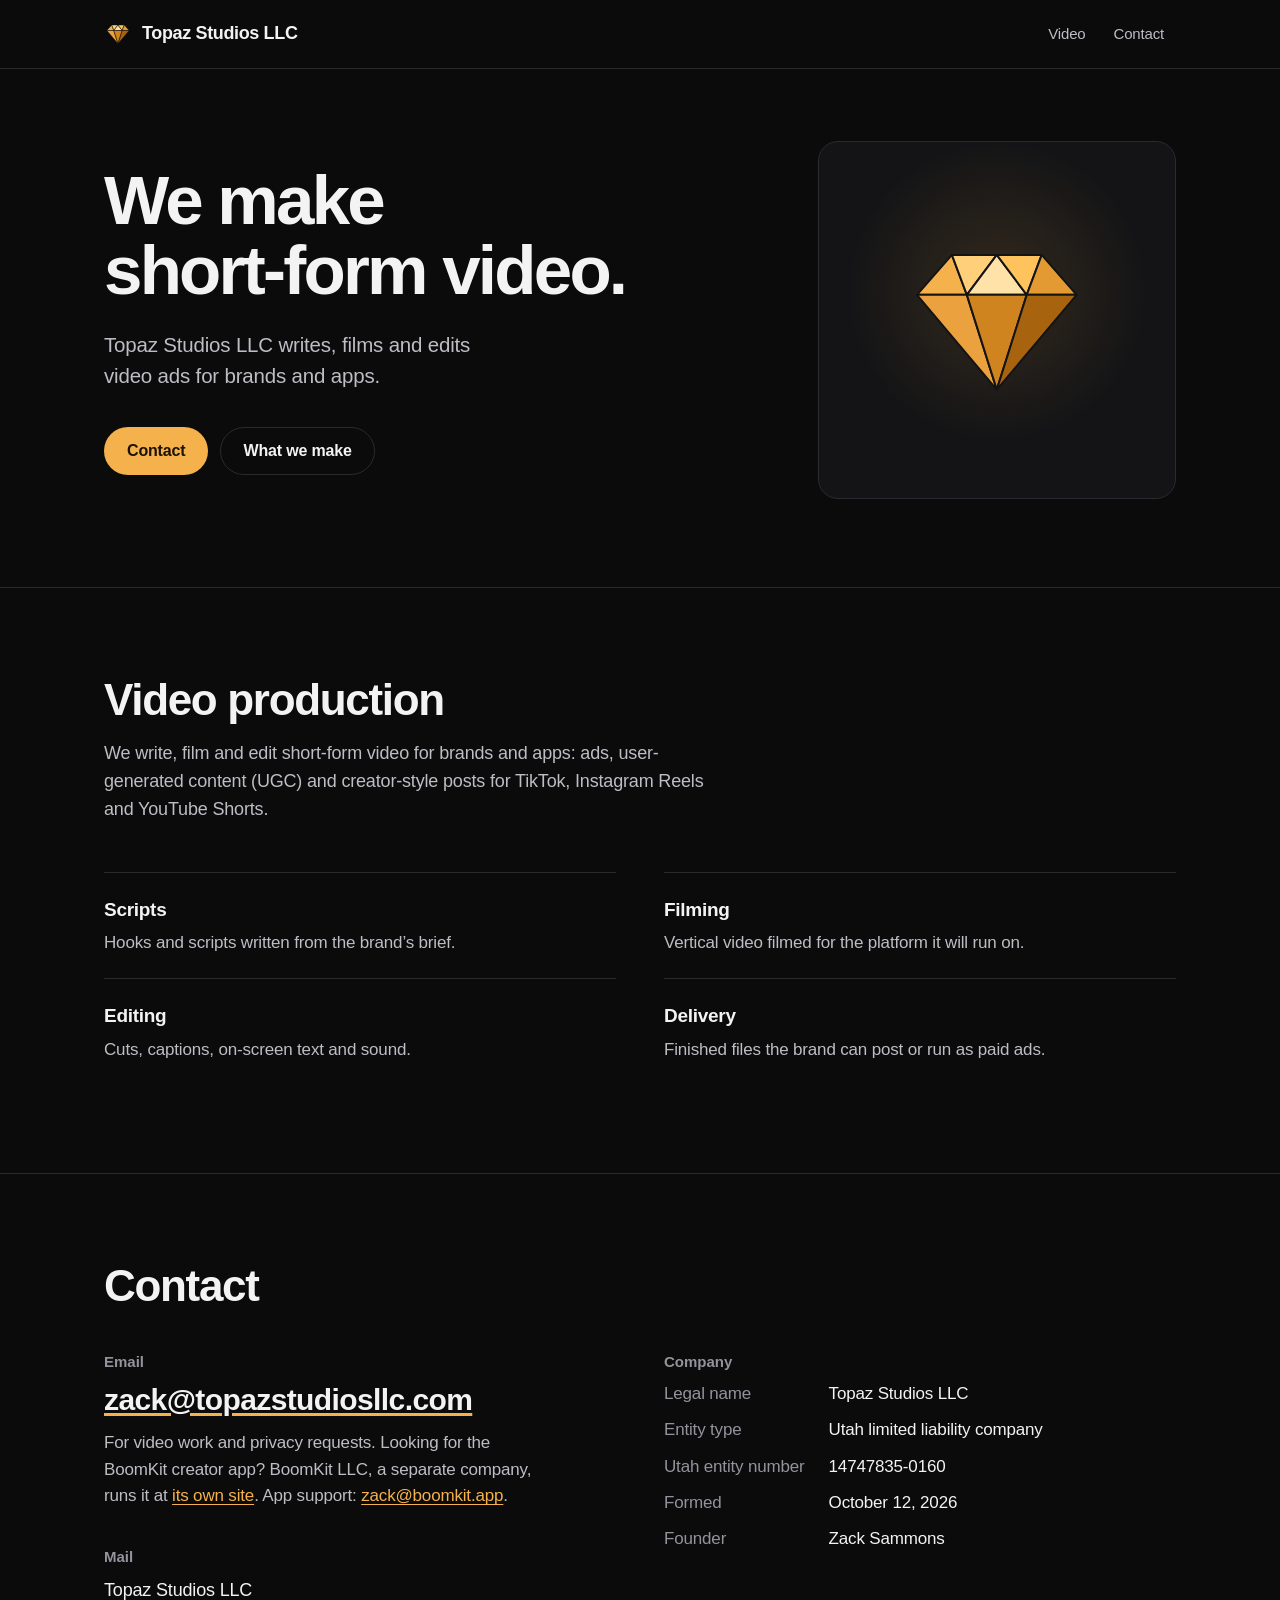
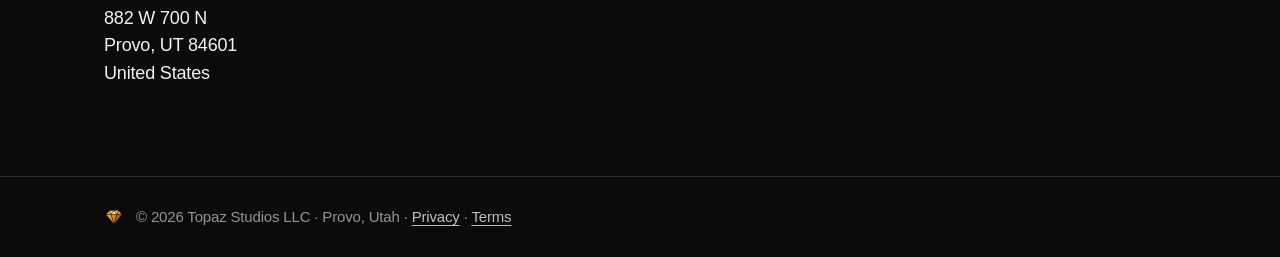
<file: index.html>
<!doctype html>
<html lang="en">
<head>
  <meta charset="utf-8">
  <meta name="viewport" content="width=device-width, initial-scale=1, viewport-fit=cover">
  <title>Topaz Studios LLC: short-form video production</title>
  <meta name="description" content="Topaz Studios LLC is a content and video production company in Provo, Utah. We make short-form video ads for brands and apps.">
  <meta name="theme-color" content="#0b0b0c">
  <meta name="color-scheme" content="dark">
  <link rel="canonical" href="https://topazstudiosllc.com/">
  <link rel="icon" href="/favicon.svg" type="image/svg+xml">
  <link rel="apple-touch-icon" href="/apple-touch-icon.png">
  <meta property="og:type" content="website">
  <meta property="og:site_name" content="Topaz Studios LLC">
  <meta property="og:title" content="Topaz Studios LLC">
  <meta property="og:description" content="Short-form video ads for brands and apps, made in Provo, Utah.">
  <meta property="og:url" content="https://topazstudiosllc.com/">
  <link rel="stylesheet" href="/assets/site.css">
  <script type="application/ld+json">
  {
    "@context": "https://schema.org",
    "@type": "Organization",
    "name": "Topaz Studios LLC",
    "legalName": "Topaz Studios LLC",
    "url": "https://topazstudiosllc.com/",
    "logo": "https://topazstudiosllc.com/apple-touch-icon.png",
    "email": "zack@topazstudiosllc.com",
    "foundingDate": "2026-10-12",
    "founder": { "@type": "Person", "name": "Zack Sammons" },
    "address": {
      "@type": "PostalAddress",
      "streetAddress": "882 W 700 N",
      "addressLocality": "Provo",
      "addressRegion": "UT",
      "postalCode": "84601",
      "addressCountry": "US"
    }
  }
  </script>
</head>
<body>
  <a class="skip" href="#main">Skip to content</a>

  <header class="site-header">
    <div class="wrap">
      <a class="brand" href="/" translate="no">
        <svg viewBox="0 0 40 40" aria-hidden="true" focusable="false"><g stroke="#0b0b0c" stroke-width="0.75" stroke-linejoin="round"><path fill="#f5b14c" d="M4 15 11 7 14 15Z"/><path fill="#ffcf7a" d="M11 7H20L14 15Z"/><path fill="#ffe2a8" d="M20 7 26 15H14Z"/><path fill="#ffc35e" d="M20 7H29L26 15Z"/><path fill="#e39a33" d="M29 7 36 15H26Z"/><path fill="#eba13d" d="M4 15H14L20 34Z"/><path fill="#d0841f" d="M14 15H26L20 34Z"/><path fill="#a8630f" d="M26 15H36L20 34Z"/></g></svg>
        <span>Topaz Studios LLC</span>
      </a>
      <nav aria-label="Main">
        <ul class="nav">
          <li class="nav-extra"><a href="#video">Video</a></li>
          <li><a href="#contact">Contact</a></li>
        </ul>
      </nav>
    </div>
  </header>

  <main id="main">
    <section class="hero" aria-labelledby="hero-title">
      <div class="wrap">
        <div>
          <h1 id="hero-title">We make <span class="nowrap">short-form</span> video.</h1>
          <p class="lede">Topaz Studios LLC writes, films and edits video ads for brands and apps.</p>
          <div class="actions">
            <a class="btn btn-primary" href="#contact">Contact</a>
            <a class="btn btn-quiet" href="#video">What we make</a>
          </div>
        </div>
        <div class="gem-stage" aria-hidden="true">
          <svg viewBox="0 0 40 40" focusable="false"><g stroke="#141416" stroke-width="0.4" stroke-linejoin="round"><path fill="#f5b14c" d="M4 15 11 7 14 15Z"/><path fill="#ffcf7a" d="M11 7H20L14 15Z"/><path fill="#ffe2a8" d="M20 7 26 15H14Z"/><path fill="#ffc35e" d="M20 7H29L26 15Z"/><path fill="#e39a33" d="M29 7 36 15H26Z"/><path fill="#eba13d" d="M4 15H14L20 34Z"/><path fill="#d0841f" d="M14 15H26L20 34Z"/><path fill="#a8630f" d="M26 15H36L20 34Z"/></g></svg>
        </div>
      </div>
    </section>

    <section class="section" id="video" aria-labelledby="video-title">
      <div class="wrap">
        <h2 id="video-title">Video production</h2>
        <p class="intro">We write, film and edit short-form video for brands and apps: ads, user-generated content (UGC) and creator-style posts for TikTok, Instagram Reels and YouTube Shorts.</p>
        <ul class="services">
          <li>
            <h3>Scripts</h3>
            <p>Hooks and scripts written from the brand’s brief.</p>
          </li>
          <li>
            <h3>Filming</h3>
            <p>Vertical video filmed for the platform it will run on.</p>
          </li>
          <li>
            <h3>Editing</h3>
            <p>Cuts, captions, on-screen text and sound.</p>
          </li>
          <li>
            <h3>Delivery</h3>
            <p>Finished files the brand can post or run as paid ads.</p>
          </li>
        </ul>
      </div>
    </section>


    <section class="section" id="contact" aria-labelledby="contact-title">
      <div class="wrap">
        <h2 id="contact-title">Contact</h2>
        <div class="contact-grid">
          <div>
            <h3>Email</h3>
            <p class="contact-big"><a href="mailto:zack@topazstudiosllc.com">zack@topazstudiosllc.com</a></p>
            <p class="contact-note">For video work and privacy requests. Looking for the BoomKit creator app? BoomKit LLC, a separate company, runs it at <a href="https://zack1sammons-rgb.github.io/boomkit-site/">its own site</a>. App support: <a href="mailto:zack@boomkit.app">zack@boomkit.app</a>.</p>

            <h3 class="contact-gap">Mail</h3>
            <address class="contact-address">
              Topaz Studios LLC<br>
              882 W 700 N<br>
              Provo, UT 84601<br>
              United States
            </address>
          </div>
          <div>
            <h3>Company</h3>
            <dl class="facts">
              <dt>Legal name</dt>
              <dd translate="no">Topaz Studios LLC</dd>
              <dt>Entity type</dt>
              <dd>Utah limited liability company</dd>
              <dt>Utah entity number</dt>
              <dd>14747835-0160</dd>
              <dt>Formed</dt>
              <dd>October 12, 2026</dd>
              <dt>Founder</dt>
              <dd>Zack Sammons</dd>
            </dl>
          </div>
        </div>
      </div>
    </section>
  </main>

  <footer class="site-footer">
    <div class="wrap">
      <svg viewBox="0 0 40 40" aria-hidden="true" focusable="false"><g stroke="#0b0b0c" stroke-width="0.75" stroke-linejoin="round"><path fill="#f5b14c" d="M4 15 11 7 14 15Z"/><path fill="#ffcf7a" d="M11 7H20L14 15Z"/><path fill="#ffe2a8" d="M20 7 26 15H14Z"/><path fill="#ffc35e" d="M20 7H29L26 15Z"/><path fill="#e39a33" d="M29 7 36 15H26Z"/><path fill="#eba13d" d="M4 15H14L20 34Z"/><path fill="#d0841f" d="M14 15H26L20 34Z"/><path fill="#a8630f" d="M26 15H36L20 34Z"/></g></svg>
      <p><span class="nowrap">© 2026 <span translate="no">Topaz Studios LLC</span></span> <span class="nowrap">· Provo, Utah</span> <span class="nowrap">· <a href="/privacy/">Privacy</a> · <a href="/terms/">Terms</a></span></p>
    </div>
  </footer>
</body>
</html>
</file>
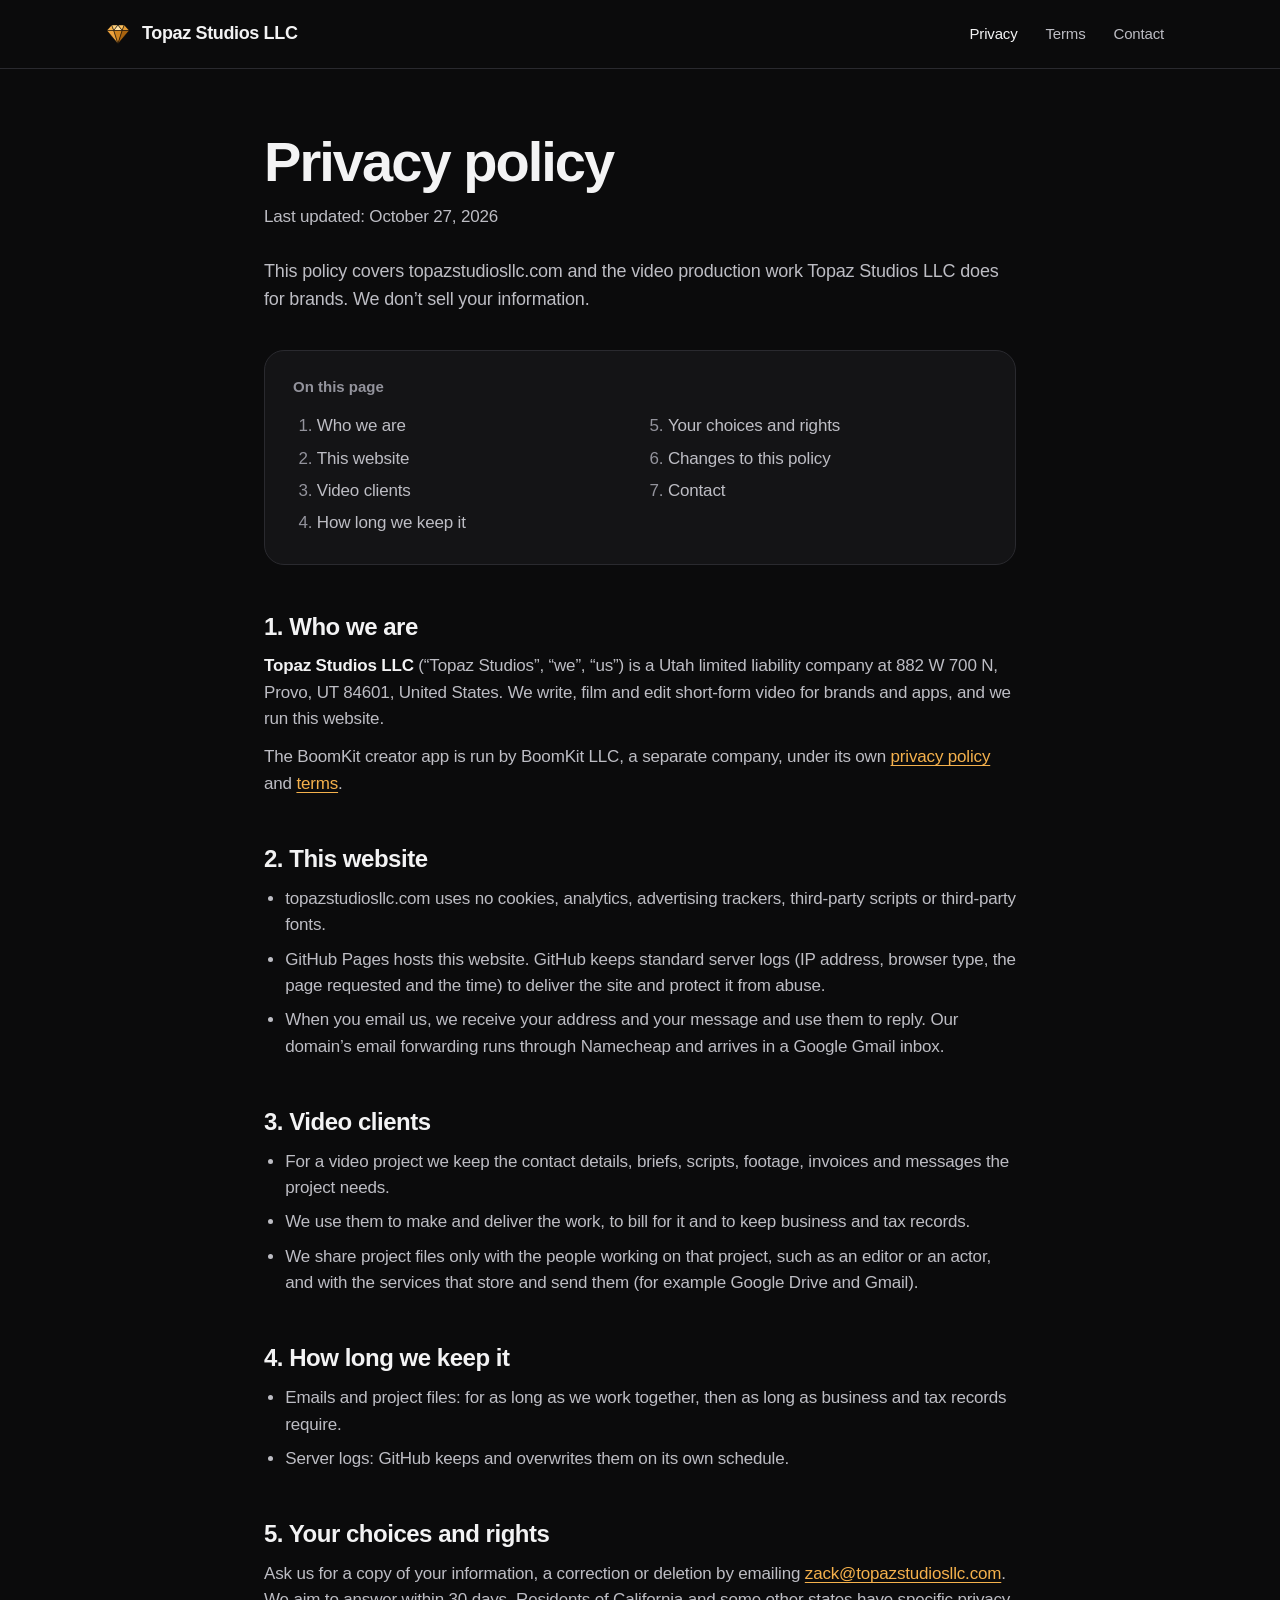
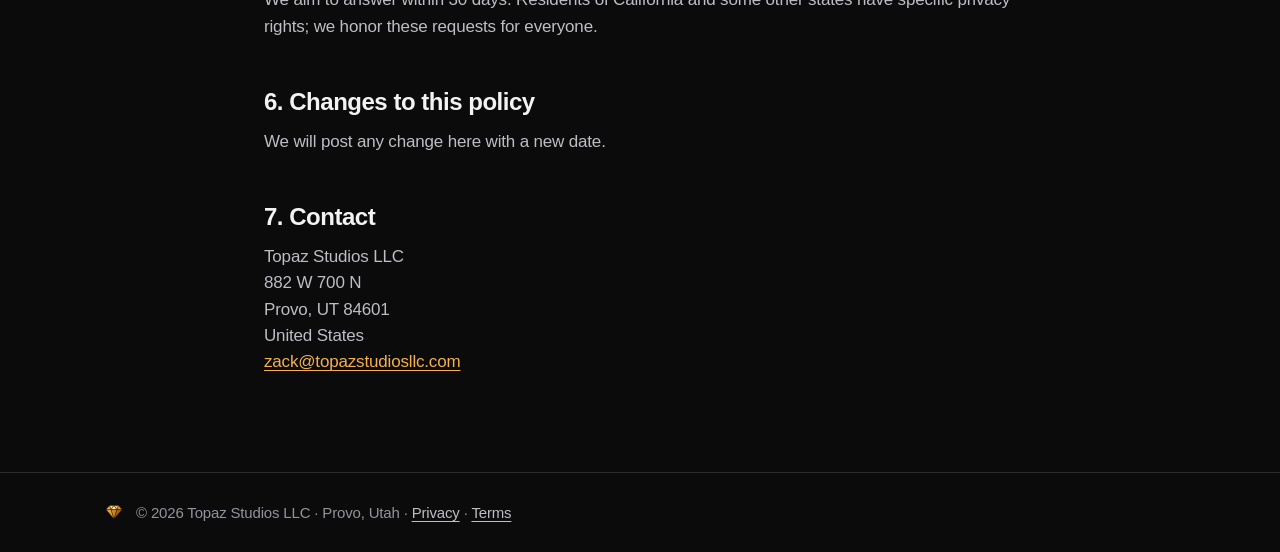
<file: privacy/index.html>
<!doctype html>
<!--
  LAWYER REVIEW: a lawyer should review this privacy policy before anyone relies on it.
  Rewritten 2026-10-27 to cover only Topaz Studios LLC's website and video work. The BoomKit app moved to BoomKit LLC,
  whose policy lives at https://zack1sammons-rgb.github.io/boomkit-site/privacy/ (Canvas/site/boomkit/).
-->
<html lang="en">
<head>
  <meta charset="utf-8">
  <meta name="viewport" content="width=device-width, initial-scale=1, viewport-fit=cover">
  <title>Privacy policy: Topaz Studios LLC</title>
  <meta name="description" content="How Topaz Studios LLC handles information on topazstudiosllc.com and in its video production work.">
  <meta name="theme-color" content="#0b0b0c">
  <meta name="color-scheme" content="dark">
  <link rel="canonical" href="https://topazstudiosllc.com/privacy/">
  <link rel="icon" href="/favicon.svg" type="image/svg+xml">
  <link rel="apple-touch-icon" href="/apple-touch-icon.png">
  <link rel="stylesheet" href="/assets/site.css">
</head>
<body>
  <a class="skip" href="#main">Skip to content</a>

  <header class="site-header">
    <div class="wrap">
      <a class="brand" href="/" translate="no">
        <svg viewBox="0 0 40 40" aria-hidden="true" focusable="false"><g stroke="#0b0b0c" stroke-width="0.75" stroke-linejoin="round"><path fill="#f5b14c" d="M4 15 11 7 14 15Z"/><path fill="#ffcf7a" d="M11 7H20L14 15Z"/><path fill="#ffe2a8" d="M20 7 26 15H14Z"/><path fill="#ffc35e" d="M20 7H29L26 15Z"/><path fill="#e39a33" d="M29 7 36 15H26Z"/><path fill="#eba13d" d="M4 15H14L20 34Z"/><path fill="#d0841f" d="M14 15H26L20 34Z"/><path fill="#a8630f" d="M26 15H36L20 34Z"/></g></svg>
        <span>Topaz Studios LLC</span>
      </a>
      <nav aria-label="Main">
        <ul class="nav">
          <li class="nav-extra"><a href="/privacy/" aria-current="page">Privacy</a></li>
          <li class="nav-extra"><a href="/terms/">Terms</a></li>
          <li><a href="/#contact">Contact</a></li>
        </ul>
      </nav>
    </div>
  </header>

  <main id="main" class="legal">
    <div class="wrap">
      <h1>Privacy policy</h1>
      <p class="effective">Last updated: October 27, 2026</p>
      <p class="summary">This policy covers topazstudiosllc.com and the video production work Topaz Studios LLC does for brands. We don’t sell your information.</p>

      <nav class="toc" aria-labelledby="toc-title">
        <h2 id="toc-title">On this page</h2>
        <ol>
          <li><a href="#who">Who we are</a></li>
          <li><a href="#website">This website</a></li>
          <li><a href="#clients">Video clients</a></li>
          <li><a href="#retention">How long we keep it</a></li>
          <li><a href="#rights">Your choices and rights</a></li>
          <li><a href="#changes">Changes to this policy</a></li>
          <li><a href="#contact">Contact</a></li>
        </ol>
      </nav>

      <section id="who" aria-labelledby="who-title">
        <h2 id="who-title">1. Who we are</h2>
        <p><strong translate="no">Topaz Studios LLC</strong> (“Topaz Studios”, “we”, “us”) is a Utah limited liability company at 882 W 700 N, Provo, UT 84601, United States. We write, film and edit short-form video for brands and apps, and we run this website.</p>
        <p>The BoomKit creator app is run by BoomKit LLC, a separate company, under its own <a href="https://zack1sammons-rgb.github.io/boomkit-site/privacy/">privacy policy</a> and <a href="https://zack1sammons-rgb.github.io/boomkit-site/terms/">terms</a>.</p>
      </section>

      <section id="website" aria-labelledby="website-title">
        <h2 id="website-title">2. This website</h2>
        <ul>
          <li>topazstudiosllc.com uses no cookies, analytics, advertising trackers, third-party scripts or third-party fonts.</li>
          <li>GitHub Pages hosts this website. GitHub keeps standard server logs (IP address, browser type, the page requested and the time) to deliver the site and protect it from abuse.</li>
          <li>When you email us, we receive your address and your message and use them to reply. Our domain’s email forwarding runs through Namecheap and arrives in a Google Gmail inbox.</li>
        </ul>
      </section>

      <section id="clients" aria-labelledby="clients-title">
        <h2 id="clients-title">3. Video clients</h2>
        <ul>
          <li>For a video project we keep the contact details, briefs, scripts, footage, invoices and messages the project needs.</li>
          <li>We use them to make and deliver the work, to bill for it and to keep business and tax records.</li>
          <li>We share project files only with the people working on that project, such as an editor or an actor, and with the services that store and send them (for example Google Drive and Gmail).</li>
        </ul>
      </section>

      <section id="retention" aria-labelledby="retention-title">
        <h2 id="retention-title">4. How long we keep it</h2>
        <ul>
          <li>Emails and project files: for as long as we work together, then as long as business and tax records require.</li>
          <li>Server logs: GitHub keeps and overwrites them on its own schedule.</li>
        </ul>
      </section>

      <section id="rights" aria-labelledby="rights-title">
        <h2 id="rights-title">5. Your choices and rights</h2>
        <p>Ask us for a copy of your information, a correction or deletion by emailing <a href="mailto:zack@topazstudiosllc.com">zack@topazstudiosllc.com</a>. We aim to answer within 30 days. Residents of California and some other states have specific privacy rights; we honor these requests for everyone.</p>
      </section>

      <section id="changes" aria-labelledby="changes-title">
        <h2 id="changes-title">6. Changes to this policy</h2>
        <p>We will post any change here with a new date.</p>
      </section>

      <section id="contact" aria-labelledby="contact-title">
        <h2 id="contact-title">7. Contact</h2>
        <p><span translate="no">Topaz Studios LLC</span><br>882 W 700 N<br>Provo, UT 84601<br>United States<br><a href="mailto:zack@topazstudiosllc.com">zack@topazstudiosllc.com</a></p>
      </section>
    </div>
  </main>

  <footer class="site-footer">
    <div class="wrap">
      <svg viewBox="0 0 40 40" aria-hidden="true" focusable="false"><g stroke="#0b0b0c" stroke-width="0.75" stroke-linejoin="round"><path fill="#f5b14c" d="M4 15 11 7 14 15Z"/><path fill="#ffcf7a" d="M11 7H20L14 15Z"/><path fill="#ffe2a8" d="M20 7 26 15H14Z"/><path fill="#ffc35e" d="M20 7H29L26 15Z"/><path fill="#e39a33" d="M29 7 36 15H26Z"/><path fill="#eba13d" d="M4 15H14L20 34Z"/><path fill="#d0841f" d="M14 15H26L20 34Z"/><path fill="#a8630f" d="M26 15H36L20 34Z"/></g></svg>
      <p><span class="nowrap">© 2026 <span translate="no">Topaz Studios LLC</span></span> <span class="nowrap">· Provo, Utah</span> <span class="nowrap">· <a href="/privacy/" aria-current="page">Privacy</a> · <a href="/terms/">Terms</a></span></p>
    </div>
  </footer>
</body>
</html>
</file>
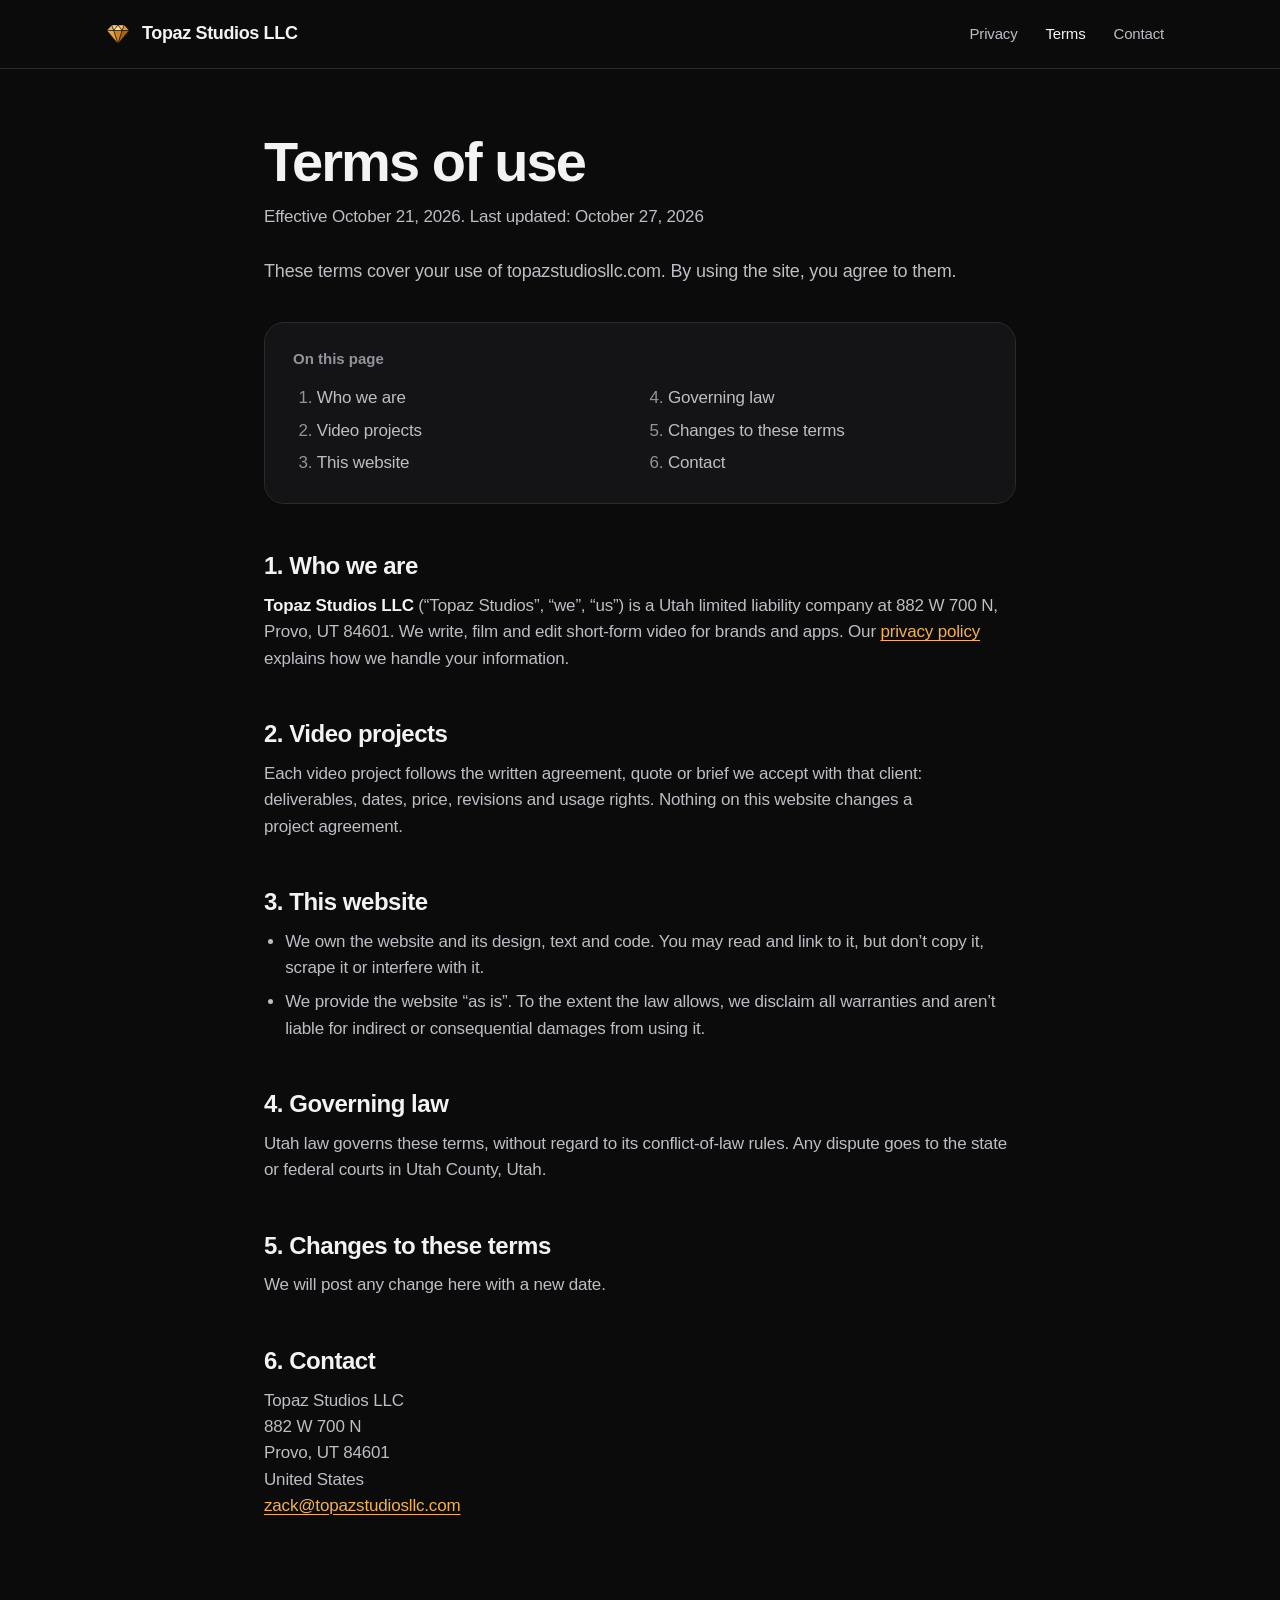
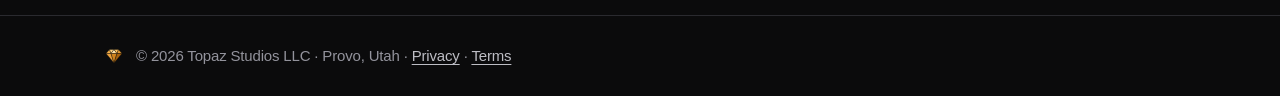
<file: terms/index.html>
<!doctype html>
<!--
  LAWYER REVIEW: a lawyer should review these terms before anyone relies on them.
  Rewritten 2026-10-27 to cover only this website; video clients sign a project agreement. The BoomKit app moved to
  BoomKit LLC, whose terms live at https://zack1sammons-rgb.github.io/boomkit-site/terms/ (Canvas/site/boomkit/).
-->
<html lang="en">
<head>
  <meta charset="utf-8">
  <meta name="viewport" content="width=device-width, initial-scale=1, viewport-fit=cover">
  <title>Terms of use: Topaz Studios LLC</title>
  <meta name="description" content="Terms of use for topazstudiosllc.com from Topaz Studios LLC.">
  <meta name="theme-color" content="#0b0b0c">
  <meta name="color-scheme" content="dark">
  <link rel="canonical" href="https://topazstudiosllc.com/terms/">
  <link rel="icon" href="/favicon.svg" type="image/svg+xml">
  <link rel="apple-touch-icon" href="/apple-touch-icon.png">
  <link rel="stylesheet" href="/assets/site.css">
</head>
<body>
  <a class="skip" href="#main">Skip to content</a>

  <header class="site-header">
    <div class="wrap">
      <a class="brand" href="/" translate="no">
        <svg viewBox="0 0 40 40" aria-hidden="true" focusable="false"><g stroke="#0b0b0c" stroke-width="0.75" stroke-linejoin="round"><path fill="#f5b14c" d="M4 15 11 7 14 15Z"/><path fill="#ffcf7a" d="M11 7H20L14 15Z"/><path fill="#ffe2a8" d="M20 7 26 15H14Z"/><path fill="#ffc35e" d="M20 7H29L26 15Z"/><path fill="#e39a33" d="M29 7 36 15H26Z"/><path fill="#eba13d" d="M4 15H14L20 34Z"/><path fill="#d0841f" d="M14 15H26L20 34Z"/><path fill="#a8630f" d="M26 15H36L20 34Z"/></g></svg>
        <span>Topaz Studios LLC</span>
      </a>
      <nav aria-label="Main">
        <ul class="nav">
          <li class="nav-extra"><a href="/privacy/">Privacy</a></li>
          <li class="nav-extra"><a href="/terms/" aria-current="page">Terms</a></li>
          <li><a href="/#contact">Contact</a></li>
        </ul>
      </nav>
    </div>
  </header>

  <main id="main" class="legal">
    <div class="wrap">
      <h1>Terms of use</h1>
      <p class="effective">Effective October 21, 2026. Last updated: October 27, 2026</p>
      <p class="summary">These terms cover your use of topazstudiosllc.com. By using the site, you agree to them.</p>

      <nav class="toc" aria-labelledby="toc-title">
        <h2 id="toc-title">On this page</h2>
        <ol>
          <li><a href="#who">Who we are</a></li>
          <li><a href="#projects">Video projects</a></li>
          <li><a href="#site">This website</a></li>
          <li><a href="#law">Governing law</a></li>
          <li><a href="#changes">Changes to these terms</a></li>
          <li><a href="#contact">Contact</a></li>
        </ol>
      </nav>

      <section id="who" aria-labelledby="who-title">
        <h2 id="who-title">1. Who we are</h2>
        <p><strong translate="no">Topaz Studios LLC</strong> (“Topaz Studios”, “we”, “us”) is a Utah limited liability company at 882 W 700 N, Provo, UT 84601. We write, film and edit short-form video for brands and apps. Our <a href="/privacy/">privacy policy</a> explains how we handle your information.</p>
      </section>

      <section id="projects" aria-labelledby="projects-title">
        <h2 id="projects-title">2. Video projects</h2>
        <p>Each video project follows the written agreement, quote or brief we accept with that client: deliverables, dates, price, revisions and usage rights. Nothing on this website changes a project agreement.</p>
      </section>

      <section id="site" aria-labelledby="site-title">
        <h2 id="site-title">3. This website</h2>
        <ul>
          <li>We own the website and its design, text and code. You may read and link to it, but don’t copy it, scrape it or interfere with it.</li>
          <li>We provide the website “as is”. To the extent the law allows, we disclaim all warranties and aren’t liable for indirect or consequential damages from using it.</li>
        </ul>
      </section>

      <section id="law" aria-labelledby="law-title">
        <h2 id="law-title">4. Governing law</h2>
        <p>Utah law governs these terms, without regard to its conflict-of-law rules. Any dispute goes to the state or federal courts in Utah County, Utah.</p>
      </section>

      <section id="changes" aria-labelledby="changes-title">
        <h2 id="changes-title">5. Changes to these terms</h2>
        <p>We will post any change here with a new date.</p>
      </section>

      <section id="contact" aria-labelledby="contact-title">
        <h2 id="contact-title">6. Contact</h2>
        <p><span translate="no">Topaz Studios LLC</span><br>882 W 700 N<br>Provo, UT 84601<br>United States<br><a href="mailto:zack@topazstudiosllc.com">zack@topazstudiosllc.com</a></p>
      </section>
    </div>
  </main>

  <footer class="site-footer">
    <div class="wrap">
      <svg viewBox="0 0 40 40" aria-hidden="true" focusable="false"><g stroke="#0b0b0c" stroke-width="0.75" stroke-linejoin="round"><path fill="#f5b14c" d="M4 15 11 7 14 15Z"/><path fill="#ffcf7a" d="M11 7H20L14 15Z"/><path fill="#ffe2a8" d="M20 7 26 15H14Z"/><path fill="#ffc35e" d="M20 7H29L26 15Z"/><path fill="#e39a33" d="M29 7 36 15H26Z"/><path fill="#eba13d" d="M4 15H14L20 34Z"/><path fill="#d0841f" d="M14 15H26L20 34Z"/><path fill="#a8630f" d="M26 15H36L20 34Z"/></g></svg>
      <p><span class="nowrap">© 2026 <span translate="no">Topaz Studios LLC</span></span> <span class="nowrap">· Provo, Utah</span> <span class="nowrap">· <a href="/privacy/">Privacy</a> · <a href="/terms/" aria-current="page">Terms</a></span></p>
    </div>
  </footer>
</body>
</html>
</file>
<file: assets/site.css>
/* Topaz Studios LLC. One stylesheet for every page. Dark only, by brand direction (near-black ground, topaz accent). */

:root {
  color-scheme: dark;

  --bg: #0b0b0c;
  --surface: #141416;
  --surface-2: #1b1b1e;
  --line: #2a2a2f;
  --ink: #f3f3f4;
  --ink-2: #bdbdc4;
  --mute: #93939c;
  --topaz: #f5b14c;
  --topaz-hover: #ffc56e;
  --topaz-ink: #1d1305;

  --font: -apple-system, BlinkMacSystemFont, "SF Pro Text", "Segoe UI", Roboto, "Helvetica Neue", Arial, sans-serif;
  --font-display: -apple-system, BlinkMacSystemFont, "SF Pro Display", "Segoe UI", Roboto, "Helvetica Neue", Arial, sans-serif;

  /* Motion tokens, from the animate skill */
  --ease-out: cubic-bezier(0.23, 1, 0.32, 1);

  /* Radius system: controls are pills, panels are 20px */
  --r-panel: 20px;
  --r-pill: 999px;

  --gutter: max(16px, env(safe-area-inset-left, 0px));
  --gutter-r: max(16px, env(safe-area-inset-right, 0px));
}

*,
*::before,
*::after { box-sizing: border-box; }

html {
  -webkit-text-size-adjust: 100%;
  -webkit-tap-highlight-color: transparent;
  background: var(--bg);
}

@media (prefers-reduced-motion: no-preference) {
  html { scroll-behavior: smooth; }
}

body {
  margin: 0;
  background: var(--bg);
  color: var(--ink);
  font-family: var(--font);
  font-size: 17px;
  line-height: 1.55;
  letter-spacing: -0.01em;
  -webkit-font-smoothing: antialiased;
  -moz-osx-font-smoothing: grayscale;
  overflow-wrap: break-word;
}

h1, h2, h3 {
  font-family: var(--font-display);
  color: var(--ink);
  text-wrap: balance;
  margin: 0;
}

p { margin: 0; text-wrap: pretty; }

img, svg { display: block; max-width: 100%; }

a { color: var(--topaz); text-decoration-thickness: 1px; text-underline-offset: 3px; }

a,
button {
  touch-action: manipulation;
  transition: color 150ms ease, background-color 150ms ease, border-color 150ms ease;
}

:focus-visible {
  outline: 2px solid var(--topaz);
  outline-offset: 3px;
  border-radius: 6px;
}

[id] { scroll-margin-top: 24px; }

.skip {
  position: absolute;
  left: 16px;
  top: -100px;
  z-index: 10;
  background: var(--topaz);
  color: var(--topaz-ink);
  padding: 10px 16px;
  border-radius: var(--r-pill);
  font-weight: 600;
  text-decoration: none;
}
.skip:focus { top: 12px; }

.wrap {
  width: 100%;
  max-width: 1120px;
  margin: 0 auto;
  padding-left: max(24px, var(--gutter));
  padding-right: max(24px, var(--gutter-r));
}

.nowrap { white-space: nowrap; }

/* Header */

.site-header {
  padding-top: env(safe-area-inset-top, 0px);
  border-bottom: 1px solid var(--line);
}
.site-header .wrap {
  display: flex;
  align-items: center;
  justify-content: space-between;
  gap: 16px;
  min-height: 68px;
}

.brand {
  display: inline-flex;
  align-items: center;
  gap: 10px;
  color: var(--ink);
  text-decoration: none;
  font-family: var(--font-display);
  font-weight: 700;
  font-size: 18px;
  letter-spacing: -0.02em;
  min-width: 0;
  -webkit-user-select: none;
  user-select: none;
}
.brand svg { width: 28px; height: 28px; flex: none; }

.nav {
  display: flex;
  align-items: center;
  gap: 4px;
  margin: 0;
  padding: 0;
  list-style: none;
}
.nav a {
  display: inline-flex;
  align-items: center;
  min-height: 44px;
  padding: 0 12px;
  border-radius: var(--r-pill);
  color: var(--ink-2);
  text-decoration: none;
  font-size: 15px;
  font-weight: 500;
  -webkit-user-select: none;
  user-select: none;
}
.nav a[aria-current="page"] { color: var(--ink); }

/* Buttons */

.btn {
  display: inline-flex;
  align-items: center;
  justify-content: center;
  gap: 8px;
  min-height: 48px;
  padding: 0 22px;
  border-radius: var(--r-pill);
  border: 1px solid transparent;
  font-family: var(--font);
  font-size: 16px;
  font-weight: 600;
  letter-spacing: -0.01em;
  text-decoration: none;
  white-space: nowrap;
  -webkit-user-select: none;
  user-select: none;
  transition: background-color 150ms ease, border-color 150ms ease, color 150ms ease, transform 160ms var(--ease-out);
}
/* Press feedback: quick on the way down, a little slower on release (asymmetric, per review-animations) */
.btn:active { transform: scale(0.97); transition-duration: 100ms; }
.nav a:active { color: var(--ink); background: var(--surface-2); }
a:where(:not(.btn, .brand, .skip)):active { color: var(--topaz-hover); }

.btn-primary { background: var(--topaz); color: var(--topaz-ink); }
.btn-quiet { background: transparent; color: var(--ink); border-color: var(--line); }

@media (hover: hover) and (pointer: fine) {
  a:hover { color: var(--topaz-hover); }
  .nav a:hover { color: var(--ink); background: var(--surface-2); }
  .btn-primary:hover { background: var(--topaz-hover); color: var(--topaz-ink); }
  .btn-quiet:hover { border-color: var(--mute); color: var(--ink); }
  .brand:hover { color: var(--ink); }
}

@media (prefers-reduced-motion: reduce) {
  .btn:active { transform: none; }
}

/* Home: hero */

.hero { padding: 72px 0 88px; }
.hero .wrap {
  display: grid;
  grid-template-columns: minmax(0, 1.3fr) minmax(0, 0.7fr);
  align-items: center;
  gap: 48px;
}
.hero h1 {
  font-size: clamp(40px, 5.4vw, 72px);
  line-height: 1.02;
  letter-spacing: -0.04em;
  font-weight: 700;
}
.hero .lede {
  margin-top: 24px;
  max-width: 34ch;
  font-size: clamp(18px, 1.6vw, 21px);
  line-height: 1.5;
  color: var(--ink-2);
}
.hero .actions { margin-top: 36px; display: flex; flex-wrap: wrap; gap: 12px; }

.gem-stage {
  position: relative;
  aspect-ratio: 1 / 1;
  border-radius: var(--r-panel);
  background:
    radial-gradient(60% 60% at 50% 42%, rgba(245, 177, 76, 0.14), rgba(245, 177, 76, 0) 70%),
    var(--surface);
  border: 1px solid var(--line);
  display: grid;
  place-items: center;
}
.gem-stage svg { width: 56%; height: auto; }

/* Home: sections */

.section { padding: 88px 0; border-top: 1px solid var(--line); }
.section h2 {
  font-size: clamp(30px, 3.6vw, 44px);
  line-height: 1.08;
  letter-spacing: -0.03em;
  font-weight: 700;
}
.section .intro { margin-top: 16px; max-width: 62ch; color: var(--ink-2); font-size: 18px; }

.services {
  margin: 48px 0 0;
  padding: 0;
  list-style: none;
  display: grid;
  grid-template-columns: repeat(2, minmax(0, 1fr));
  gap: 0 48px;
}
.services li { padding: 22px 0; border-top: 1px solid var(--line); }
.services h3 { font-size: 19px; letter-spacing: -0.015em; font-weight: 600; }
.services p { margin-top: 6px; color: var(--ink-2); }

.product {
  display: grid;
  grid-template-columns: auto minmax(0, 1fr);
  gap: 40px;
  align-items: start;
  padding: 40px;
  border-radius: var(--r-panel);
  background: var(--surface);
  border: 1px solid var(--line);
}
.product img {
  width: 128px;
  height: 128px;
  border-radius: 29px;
}
.product p { margin-top: 14px; max-width: 58ch; color: var(--ink-2); font-size: 18px; }
.product .actions { margin-top: 28px; display: flex; flex-wrap: wrap; gap: 12px; }

.contact-grid {
  display: grid;
  grid-template-columns: minmax(0, 1fr) minmax(0, 1fr);
  gap: 48px;
  margin-top: 40px;
}
.contact-grid h3 {
  font-size: 15px;
  font-weight: 600;
  color: var(--mute);
  letter-spacing: 0;
}
.contact-big {
  margin-top: 8px;
  font-family: var(--font-display);
  font-size: clamp(22px, 2.6vw, 30px);
  font-weight: 600;
  letter-spacing: -0.02em;
  line-height: 1.25;
}
.contact-big a { color: var(--ink); text-decoration: underline; text-decoration-color: var(--topaz); }
address { font-style: normal; }
.contact-gap { margin-top: 36px; }
.contact-address { margin-top: 8px; font-size: 18px; line-height: 1.55; color: var(--ink); }
.contact-note { margin-top: 12px; color: var(--ink-2); max-width: 46ch; }

.facts {
  margin: 8px 0 0;
  display: grid;
  grid-template-columns: max-content minmax(0, 1fr);
  gap: 10px 24px;
}
.facts dt { color: var(--mute); }
.facts dd { margin: 0; color: var(--ink); font-variant-numeric: tabular-nums; }

/* Footer */

.site-footer {
  border-top: 1px solid var(--line);
  padding: 28px 0 calc(28px + env(safe-area-inset-bottom, 0px));
  color: var(--mute);
  font-size: 15px;
}
.site-footer .wrap {
  display: flex;
  align-items: center;
  gap: 12px;
  flex-wrap: wrap;
}
.site-footer svg { width: 20px; height: 20px; flex: none; }
.site-footer a { color: var(--ink-2); }

/* Legal pages */

.legal { padding: 64px 0 96px; }
.legal .wrap { max-width: 800px; }
.legal h1 {
  font-size: clamp(36px, 5vw, 56px);
  line-height: 1.05;
  letter-spacing: -0.035em;
  font-weight: 700;
}
.legal .effective { margin-top: 12px; color: var(--ink-2); font-weight: 500; }
.legal .summary { margin-top: 28px; font-size: 18px; color: var(--ink-2); }

.toc {
  margin-top: 36px;
  padding: 24px 28px;
  border-radius: var(--r-panel);
  background: var(--surface);
  border: 1px solid var(--line);
}
.toc h2 { font-size: 15px; font-weight: 600; color: var(--mute); letter-spacing: 0; }
.toc ol {
  margin: 12px 0 0;
  padding-left: 1.4em;
  columns: 2;
  column-gap: 32px;
  color: var(--mute);
  font-variant-numeric: tabular-nums;
}
.toc li { break-inside: avoid; padding: 3px 0; }
.toc a { color: var(--ink-2); text-decoration: none; }

.legal section { margin-top: 48px; }
.legal section h2 {
  font-size: 24px;
  line-height: 1.2;
  letter-spacing: -0.02em;
  font-weight: 700;
}
.legal section h3 { margin-top: 24px; font-size: 18px; font-weight: 600; letter-spacing: -0.01em; }
.legal section p,
.legal section ul { margin-top: 12px; color: var(--ink-2); }
.legal section ul { padding-left: 1.25em; }
.legal section li { margin-top: 8px; }
.legal strong { color: var(--ink); font-weight: 600; }

@media (hover: hover) and (pointer: fine) {
  .toc a:hover { color: var(--topaz-hover); }
}

/* Phone and tablet */

@media (max-width: 860px) {
  .hero { padding: 48px 0 64px; }
  .hero .wrap { grid-template-columns: 1fr; gap: 40px; }
  .gem-stage { aspect-ratio: 16 / 9; }
  .gem-stage svg { width: 30%; }
  .section { padding: 64px 0; }
  .services { grid-template-columns: 1fr; }
  .product { grid-template-columns: 1fr; gap: 24px; padding: 28px; }
  .product img { width: 96px; height: 96px; border-radius: 22px; }
  .contact-grid { grid-template-columns: 1fr; gap: 36px; }
  .toc ol { columns: 1; }
}

@media (max-width: 520px) {
  .wrap { padding-left: var(--gutter); padding-right: var(--gutter-r); }
  .brand { font-size: 17px; }
  .brand svg { width: 24px; height: 24px; }
  .nav a { padding: 0 9px; font-size: 15px; }
  .nav .nav-extra { display: none; }
  .hero .actions .btn { flex: 1 1 auto; }
  .product { padding: 22px; }
  .facts { grid-template-columns: 1fr; gap: 2px; }
  .facts dd { margin-bottom: 10px; }
  .toc { padding: 20px; }
}

/* ------------------------------------------------------------------------------------------------
   Creators page (/creators/) and its thanks page. Added 2026-10-22.
   Radius rule for these pages: controls (buttons, inputs, selects) are pills, panels are 20px,
   tiles inside a panel are 12px.
   ------------------------------------------------------------------------------------------------ */

:root {
  --err: #ff8f85;
  --r-tile: 12px;
}

.sr-only {
  position: absolute;
  width: 1px;
  height: 1px;
  padding: 0;
  margin: -1px;
  overflow: hidden;
  clip: rect(0, 0, 0, 0);
  white-space: nowrap;
  border: 0;
}

.nav a.nav-cta {
  margin-left: 4px;
  padding: 0 18px;
  color: var(--topaz-ink);
  background: var(--topaz);
  font-weight: 600;
}
.nav a.nav-cta:active { color: var(--topaz-ink); background: var(--topaz-hover); }
@media (hover: hover) and (pointer: fine) {
  .nav a.nav-cta:hover { color: var(--topaz-ink); background: var(--topaz-hover); }
}

/* Hero */

.c-hero { padding: 64px 0 80px; }
.c-hero .wrap {
  display: grid;
  grid-template-columns: minmax(0, 1.35fr) minmax(0, 0.65fr);
  align-items: center;
  gap: 56px;
}
.c-hero h1 {
  font-size: clamp(44px, 6.2vw, 84px);
  line-height: 1;
  letter-spacing: -0.045em;
  font-weight: 700;
}
.c-hero .lede {
  margin-top: 22px;
  max-width: 36ch;
  font-size: clamp(18px, 1.6vw, 21px);
  line-height: 1.5;
  color: var(--ink-2);
}
.paylines {
  margin: 28px 0 0;
  padding: 0;
  list-style: none;
  display: grid;
  gap: 10px;
  max-width: 40ch;
}
.paylines li {
  padding-left: 16px;
  border-left: 2px solid var(--topaz);
  color: var(--ink-2);
  font-size: 18px;
  line-height: 1.45;
}
.paylines strong {
  display: block;
  color: var(--ink);
  font-family: var(--font-display);
  font-size: clamp(21px, 2vw, 25px);
  font-weight: 700;
  letter-spacing: -0.02em;
  font-variant-numeric: tabular-nums;
}
.c-hero .actions { margin-top: 32px; display: flex; flex-wrap: wrap; gap: 12px; }

.c-hero-art {
  aspect-ratio: 4 / 5;
  border-radius: var(--r-panel);
  border: 1px solid var(--line);
  background:
    radial-gradient(70% 55% at 50% 40%, rgba(245, 177, 76, 0.18), rgba(245, 177, 76, 0) 70%),
    var(--surface);
  display: grid;
  place-content: center;
  justify-items: center;
  gap: 18px;
  padding: 32px;
  text-align: center;
}
.c-hero-art img { width: 132px; height: 132px; border-radius: 30px; }
.c-hero-art p { color: var(--ink-2); font-size: 15px; max-width: 20ch; }

@media (prefers-reduced-motion: no-preference) {
  .c-hero-copy > *,
  .c-hero-art {
    animation: c-rise 300ms var(--ease-out) both;
  }
  .c-hero-copy > :nth-child(2) { animation-delay: 40ms; }
  .c-hero-copy > :nth-child(3) { animation-delay: 80ms; }
  .c-hero-copy > :nth-child(4) { animation-delay: 120ms; }
  .c-hero-art { animation-name: c-settle; animation-delay: 60ms; }
}
@media (prefers-reduced-motion: reduce) {
  .c-hero-copy > *,
  .c-hero-art { animation: c-fade 200ms ease both; }
}
@keyframes c-rise { from { opacity: 0; transform: translateY(8px); } }
@keyframes c-settle { from { opacity: 0; transform: scale(0.97); } }
@keyframes c-fade { from { opacity: 0; } }

/* How it works */

.c-split {
  display: grid;
  grid-template-columns: minmax(0, 0.8fr) minmax(0, 1.2fr);
  gap: 48px;
  align-items: start;
}
.c-split .intro { max-width: 34ch; }

.steps {
  margin: 0;
  padding: 0;
  list-style: none;
  counter-reset: step;
}
.steps li {
  counter-increment: step;
  display: grid;
  grid-template-columns: 44px minmax(0, 1fr);
  column-gap: 16px;
  padding: 22px 0;
  border-top: 1px solid var(--line);
}
.steps li:first-child { border-top: 0; padding-top: 4px; }
.steps li::before {
  content: counter(step);
  grid-row: span 2;
  width: 36px;
  height: 36px;
  border-radius: var(--r-pill);
  display: grid;
  place-items: center;
  background: var(--surface-2);
  border: 1px solid var(--line);
  color: var(--topaz);
  font-family: var(--font-display);
  font-weight: 700;
  font-size: 16px;
  font-variant-numeric: tabular-nums;
}
.steps h3 { font-size: 20px; letter-spacing: -0.015em; font-weight: 600; padding-top: 4px; }
.steps p { margin-top: 6px; color: var(--ink-2); max-width: 54ch; }

/* The pay */

.pay-grid {
  margin-top: 40px;
  display: grid;
  grid-template-columns: repeat(12, minmax(0, 1fr));
  gap: 16px;
}
.cell {
  min-width: 0;
  padding: 28px;
  border-radius: var(--r-panel);
  background: var(--surface);
  border: 1px solid var(--line);
}
.cell h3 { font-size: 21px; letter-spacing: -0.02em; font-weight: 700; }
.cell > p { margin-top: 10px; color: var(--ink-2); }
.cell .fine,
.fine { margin-top: 16px; color: var(--mute); font-size: 15px; line-height: 1.5; }

.pay-daily { grid-column: span 7; }
.pay-tiers { grid-column: span 5; }
.pay-views { grid-column: span 7; }
.pay-example { grid-column: span 5; }
.pay-when { grid-column: span 12; background: transparent; }

.ladder {
  margin: 22px 0 0;
  padding: 0;
  list-style: none;
  display: grid;
  grid-template-columns: repeat(7, minmax(0, 1fr));
  align-items: end;
  gap: 6px;
}
.ladder li {
  display: flex;
  flex-direction: column;
  justify-content: space-between;
  gap: 8px;
  min-width: 0;
  padding: 10px 8px;
  border-radius: var(--r-tile);
  background: var(--surface-2);
  border: 1px solid var(--line);
}
/* Each step is taller than the last: daily pay climbs from $5.00 to $6.00 */
.ladder li:nth-child(1) { min-height: 76px; }
.ladder li:nth-child(2) { min-height: 80px; }
.ladder li:nth-child(3) { min-height: 84px; }
.ladder li:nth-child(4) { min-height: 88px; }
.ladder li:nth-child(5) { min-height: 94px; }
.ladder li:nth-child(6) { min-height: 100px; }
.ladder li:nth-child(7) { min-height: 108px; }
.ladder-day { color: var(--mute); font-size: 13px; line-height: 1.2; white-space: nowrap; }
.ladder-amt {
  color: var(--ink);
  font-family: var(--font-display);
  font-weight: 600;
  font-size: 16px;
  letter-spacing: -0.02em;
  font-variant-numeric: tabular-nums;
}
.ladder .ladder-top { background: var(--topaz); border-color: var(--topaz); }
.ladder .ladder-top .ladder-day { color: var(--topaz-ink); }
.ladder .ladder-top .ladder-amt { color: var(--topaz-ink); font-weight: 700; }

.tiers {
  margin-top: 18px;
  width: 100%;
  border-collapse: collapse;
  font-variant-numeric: tabular-nums;
}
.tiers th,
.tiers td { padding: 9px 0; text-align: left; font-weight: 500; }
.tiers thead th { color: var(--mute); font-size: 14px; font-weight: 500; padding-top: 0; }
.tiers tbody th { color: var(--ink); font-weight: 600; }
.tiers td { color: var(--ink-2); }
.tiers tbody tr { border-top: 1px solid var(--line); }
.tiers td:last-child,
.tiers thead th:last-child { text-align: right; }

.rates { margin: 18px 0 0; display: grid; gap: 0; }
.rates div {
  display: grid;
  grid-template-columns: minmax(0, 0.9fr) minmax(0, 1.1fr);
  gap: 16px;
  align-items: baseline;
  padding: 12px 0;
  border-top: 1px solid var(--line);
}
.rates div:first-child { border-top: 0; padding-top: 4px; }
.rates dt {
  color: var(--ink);
  font-family: var(--font-display);
  font-weight: 700;
  font-size: 20px;
  letter-spacing: -0.02em;
  font-variant-numeric: tabular-nums;
}
.rates dd { margin: 0; color: var(--ink-2); }

.pay-example {
  background:
    radial-gradient(90% 70% at 100% 0%, rgba(245, 177, 76, 0.16), rgba(245, 177, 76, 0) 70%),
    var(--surface-2);
  border-color: rgba(245, 177, 76, 0.32);
  display: flex;
  flex-direction: column;
}
.example-label { margin-top: 20px; color: var(--mute); font-size: 15px; }
.example-views {
  margin-top: 2px;
  font-family: var(--font-display);
  font-size: 30px;
  font-weight: 700;
  letter-spacing: -0.03em;
  font-variant-numeric: tabular-nums;
}
.example-range {
  display: block;
  width: 100%;
  height: 44px;
  margin: 6px 0 0;
  accent-color: var(--topaz);
  cursor: pointer;
  touch-action: pan-y;
}
.example-range:disabled { cursor: default; opacity: 0.6; }
.example-range:focus-visible { outline-offset: 2px; border-radius: var(--r-pill); }
.example-pay {
  margin-top: 8px;
  display: flex;
  align-items: baseline;
  justify-content: space-between;
  gap: 12px;
  padding-top: 14px;
  border-top: 1px solid var(--line);
}
.example-pay-label { color: var(--ink-2); }
#example-pay-out {
  color: var(--topaz);
  font-family: var(--font-display);
  font-size: 34px;
  font-weight: 700;
  letter-spacing: -0.03em;
  font-variant-numeric: tabular-nums;
}
.pay-example .fine:last-child { margin-top: auto; padding-top: 16px; }

.when {
  margin: 18px 0 0;
  display: grid;
  grid-template-columns: repeat(3, minmax(0, 1fr));
  gap: 24px;
}
.when dt {
  color: var(--topaz);
  font-family: var(--font-display);
  font-weight: 700;
  font-size: 22px;
  letter-spacing: -0.02em;
}
.when dd { margin: 6px 0 0; color: var(--ink-2); max-width: 32ch; }

.pay-note { margin-top: 20px; max-width: 70ch; color: var(--mute); font-size: 15px; }

/* Who it's for */

.fit {
  margin: 36px 0 0;
  padding: 0;
  list-style: none;
  display: grid;
  grid-template-columns: repeat(4, minmax(0, 1fr));
  gap: 0 32px;
}
.fit li { padding-top: 20px; border-top: 2px solid var(--topaz); }
.fit h3 { font-size: 21px; letter-spacing: -0.02em; font-weight: 700; }
.fit p { margin-top: 8px; color: var(--ink-2); }

/* FAQ */

.faq { margin-top: 28px; max-width: 860px; border-top: 1px solid var(--line); }
.faq details { border-bottom: 1px solid var(--line); }
.faq summary {
  list-style: none;
  display: flex;
  align-items: center;
  justify-content: space-between;
  gap: 16px;
  min-height: 64px;
  padding: 14px 0;
  cursor: pointer;
  font-family: var(--font-display);
  font-size: 19px;
  font-weight: 600;
  letter-spacing: -0.015em;
  -webkit-user-select: none;
  user-select: none;
  touch-action: manipulation;
}
.faq summary::-webkit-details-marker { display: none; }
.faq summary::after {
  content: "";
  flex: none;
  width: 9px;
  height: 9px;
  margin-right: 6px;
  border-right: 2px solid var(--mute);
  border-bottom: 2px solid var(--mute);
  transform: translateY(-3px) rotate(45deg);
  transition: transform 200ms var(--ease-out), border-color 150ms ease;
}
.faq details[open] summary::after { transform: translateY(2px) rotate(-135deg); }
.faq summary:focus-visible { outline-offset: 4px; }
.faq-body { padding: 0 0 22px; max-width: 64ch; color: var(--ink-2); }
@media (hover: hover) and (pointer: fine) {
  .faq summary:hover::after { border-color: var(--ink); }
}
@media (prefers-reduced-motion: reduce) {
  .faq summary::after { transition: border-color 150ms ease; }
}

/* Apply */

.apply {
  display: grid;
  grid-template-columns: minmax(0, 0.75fr) minmax(0, 1.25fr);
  gap: 56px;
  align-items: start;
}
.apply-copy h3 { margin-top: 32px; font-size: 15px; font-weight: 600; color: var(--mute); letter-spacing: 0; }
.next {
  margin: 10px 0 0;
  padding-left: 1.3em;
  color: var(--ink-2);
  display: grid;
  gap: 8px;
}
.next li::marker { color: var(--topaz); font-weight: 600; }

.apply-form {
  padding: 32px;
  border-radius: var(--r-panel);
  background: var(--surface);
  border: 1px solid var(--line);
}
.form-grid {
  display: grid;
  grid-template-columns: repeat(2, minmax(0, 1fr));
  gap: 22px 18px;
}
.span-2 { grid-column: 1 / -1; }
.field { display: grid; gap: 8px; min-width: 0; align-content: start; }
.field > label,
.field-group legend {
  color: var(--ink);
  font-size: 16px;
  font-weight: 600;
}
.opt { color: var(--mute); font-weight: 500; }
.hint { color: var(--mute); font-size: 15px; line-height: 1.45; }

.apply-form input[type="text"],
.apply-form input[type="email"],
.apply-form input[type="tel"],
.apply-form input[type="url"],
.apply-form select {
  width: 100%;
  min-width: 0;
  height: 52px;
  padding: 0 20px;
  border-radius: var(--r-pill);
  border: 1px solid #63636c; /* 3:1 against the panel, WCAG 1.4.11 */
  background-color: var(--bg);
  color: var(--ink);
  font: inherit;
  font-size: 17px; /* 16px or more stops iOS from zooming on focus */
  letter-spacing: -0.01em;
  transition: border-color 150ms ease, background-color 150ms ease;
}
.apply-form input::placeholder { color: #8a8a93; opacity: 1; }
.apply-form input:focus-visible,
.apply-form select:focus-visible {
  outline: 2px solid var(--topaz);
  outline-offset: 2px;
  border-color: var(--topaz);
  border-radius: var(--r-pill);
}
.apply-form [aria-invalid="true"] { border-color: var(--err); }
@media (hover: hover) and (pointer: fine) {
  .apply-form input:not([type="checkbox"]):hover,
  .apply-form select:hover { border-color: #85858f; }
  .apply-form [aria-invalid="true"]:hover { border-color: var(--err); }
}

.select { position: relative; }
.select select {
  -webkit-appearance: none;
  appearance: none;
  padding-right: 48px;
  cursor: pointer;
}
.select select:invalid { color: #8a8a93; }
.select option { background-color: var(--surface); color: var(--ink); }
.select::after {
  content: "";
  position: absolute;
  right: 22px;
  top: 50%;
  width: 8px;
  height: 8px;
  margin-top: -6px;
  border-right: 2px solid var(--mute);
  border-bottom: 2px solid var(--mute);
  transform: rotate(45deg);
  pointer-events: none;
}

.field-group {
  margin: 0;
  padding: 0;
  border: 0;
  min-width: 0;
  display: grid;
  gap: 8px;
}
.field-group legend { padding: 0; }
.pair {
  margin-top: 4px;
  display: grid;
  grid-template-columns: repeat(2, minmax(0, 1fr));
  gap: 18px;
}
.pair .field > label { font-weight: 500; color: var(--ink-2); }

.check {
  display: flex;
  align-items: center;
  gap: 14px;
  min-height: 48px;
  cursor: pointer;
  font-size: 17px;
  font-weight: 600;
  -webkit-user-select: none;
  user-select: none;
}
.check input {
  flex: none;
  width: 24px;
  height: 24px;
  margin: 0;
  accent-color: var(--topaz);
  cursor: pointer;
}
.check input[aria-invalid="true"] { outline: 2px solid var(--err); outline-offset: 2px; }

.field-error {
  color: var(--err);
  font-size: 15px;
  line-height: 1.45;
  transition: opacity 160ms var(--ease-out), transform 160ms var(--ease-out);
}
@starting-style {
  .field-error { opacity: 0; transform: translateY(-4px); }
}
@media (prefers-reduced-motion: reduce) {
  .field-error { transition: opacity 160ms ease; }
  @starting-style {
    .field-error { transform: none; }
  }
}

.submit-row {
  margin-top: 28px;
  padding-top: 24px;
  border-top: 1px solid var(--line);
  display: flex;
  flex-wrap: wrap;
  align-items: center;
  gap: 16px 20px;
}
.submit-row .btn { min-width: 200px; }
.submit-row .btn[aria-disabled="true"] { opacity: 0.7; cursor: progress; }
.consent { flex: 1 1 240px; color: var(--mute); font-size: 15px; line-height: 1.5; }
.form-status { margin-top: 12px; color: var(--ink-2); font-size: 15px; }
.form-status:empty { display: none; }

/* Honeypot for Netlify Forms: off screen, out of the tab order, hidden from screen readers */
.hp {
  position: absolute;
  left: -10000px;
  width: 1px;
  height: 1px;
  overflow: hidden;
}

/* Thanks page */

.thanks { padding: 64px 0 96px; }
.thanks .wrap { max-width: 760px; }
.thanks-head img { width: 72px; height: 72px; border-radius: 17px; }
.thanks h1 {
  margin-top: 28px;
  font-size: clamp(40px, 6vw, 64px);
  line-height: 1.02;
  letter-spacing: -0.04em;
  font-weight: 700;
}
.thanks .lede { margin-top: 16px; font-size: 19px; color: var(--ink-2); max-width: 52ch; }
.thanks-steps { margin-top: 40px; }
.thanks-steps h2 { font-size: 20px; letter-spacing: -0.015em; font-weight: 600; padding-top: 4px; }
.thanks-note { margin-top: 24px; color: var(--ink-2); }
.thanks .actions { margin-top: 32px; display: flex; flex-wrap: wrap; gap: 12px; }
@media (prefers-reduced-motion: no-preference) {
  .thanks-head > * { animation: c-rise 300ms var(--ease-out) both; }
  .thanks-head > :nth-child(2) { animation-delay: 40ms; }
  .thanks-head > :nth-child(3) { animation-delay: 80ms; }
}
@media (prefers-reduced-motion: reduce) {
  .thanks-head > * { animation: c-fade 200ms ease both; }
}

/* Creators: tablet and phone */

@media (max-width: 960px) {
  .pay-daily,
  .pay-tiers,
  .pay-views,
  .pay-example { grid-column: span 12; }
  .fit { grid-template-columns: repeat(2, minmax(0, 1fr)); gap: 28px 32px; }
}

@media (max-width: 860px) {
  .c-hero { padding: 40px 0 56px; }
  .c-hero .wrap { grid-template-columns: 1fr; gap: 36px; }
  .c-hero-art { aspect-ratio: auto; grid-auto-flow: column; justify-content: start; text-align: left; padding: 20px; gap: 16px; }
  .c-hero-art img { width: 64px; height: 64px; border-radius: 15px; }
  .c-hero-art p { max-width: none; }
  .c-split,
  .apply { grid-template-columns: 1fr; gap: 28px; }
  .when { grid-template-columns: 1fr; gap: 18px; }
}

@media (max-width: 520px) {
  .nav a.nav-cta { padding: 0 16px; }
  .c-hero h1 { font-size: 46px; }
  .c-hero .actions .btn { flex: 1 1 auto; }
  .cell { padding: 22px; }
  .ladder { grid-template-columns: repeat(4, minmax(0, 1fr)); }
  .ladder li:nth-child(n) { min-height: 0; }
  .ladder .ladder-top { grid-column: span 2; }
  .rates div { grid-template-columns: 1fr; gap: 2px; }
  .fit { grid-template-columns: 1fr; gap: 24px; }
  .apply-form { padding: 22px 18px; }
  .form-grid,
  .pair { grid-template-columns: 1fr; }
  .submit-row .btn { flex: 1 1 100%; }
  .thanks { padding: 44px 0 72px; }
}
</file>
